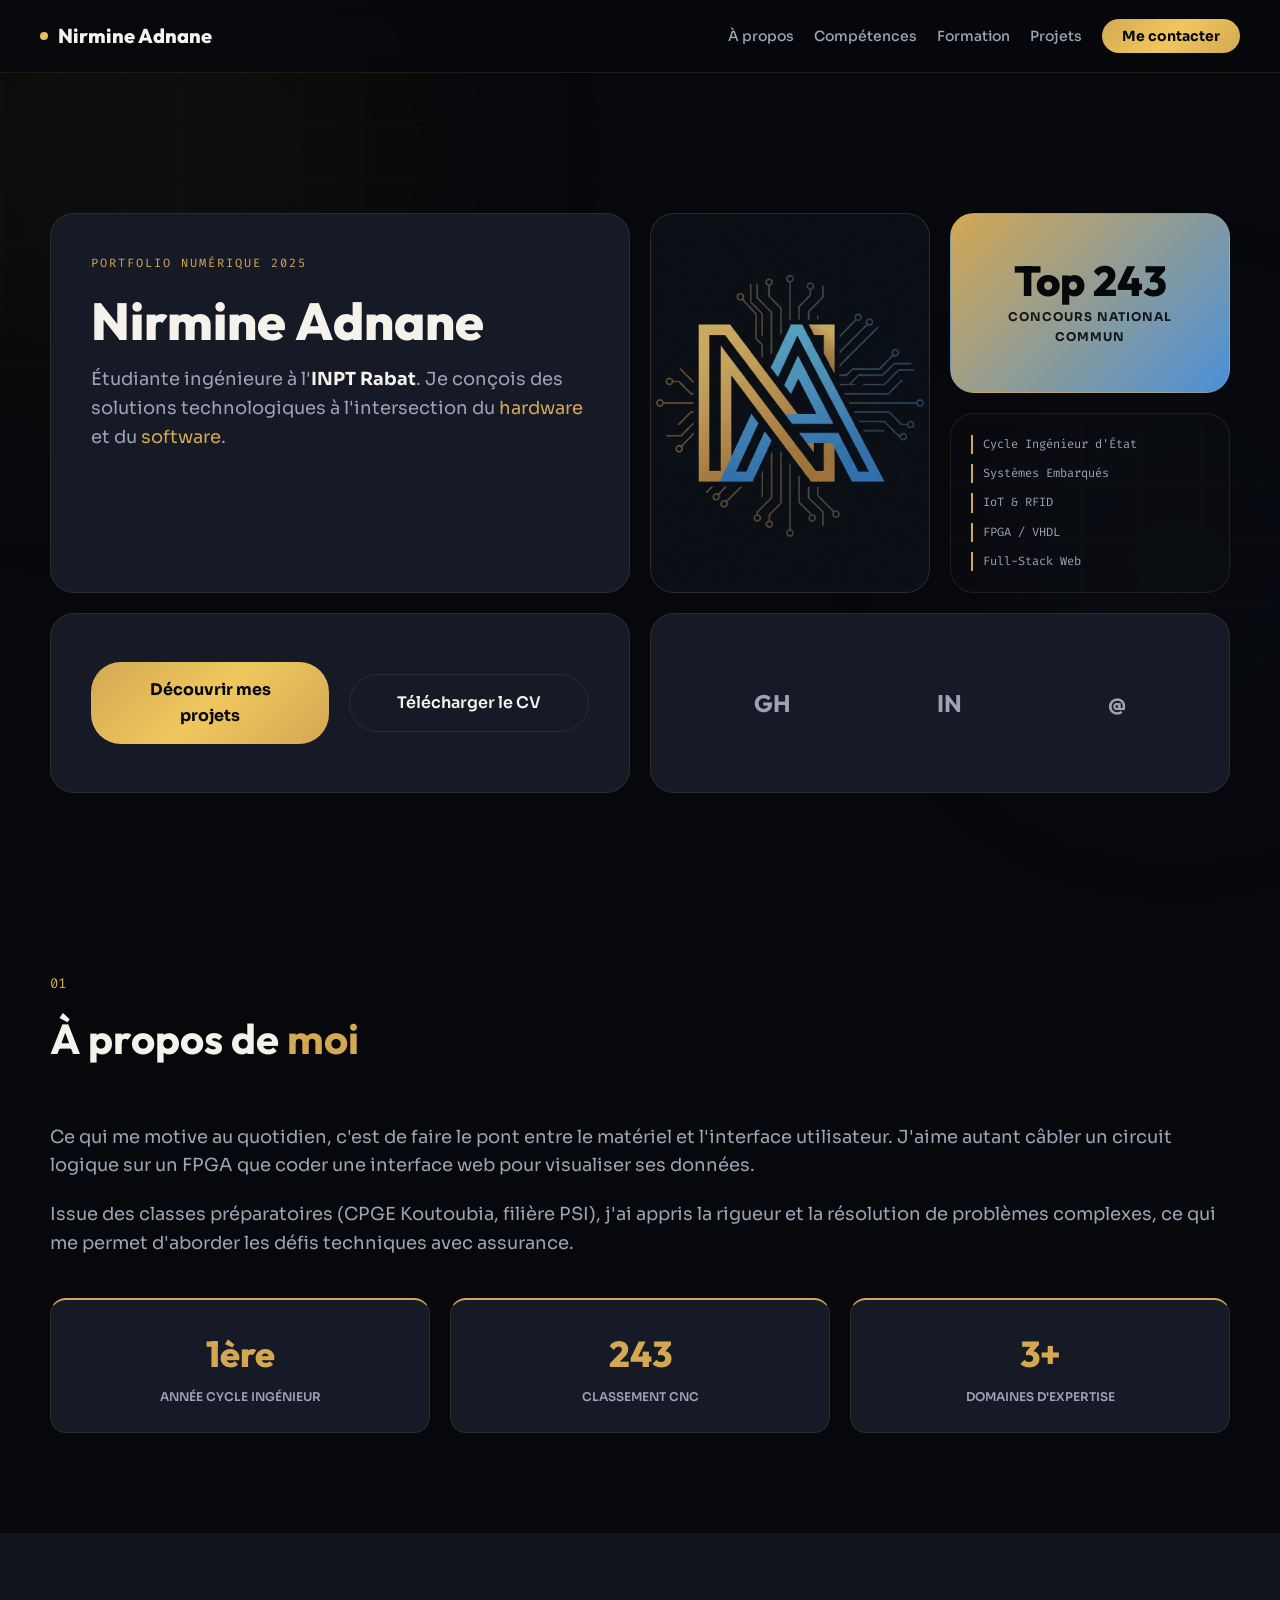
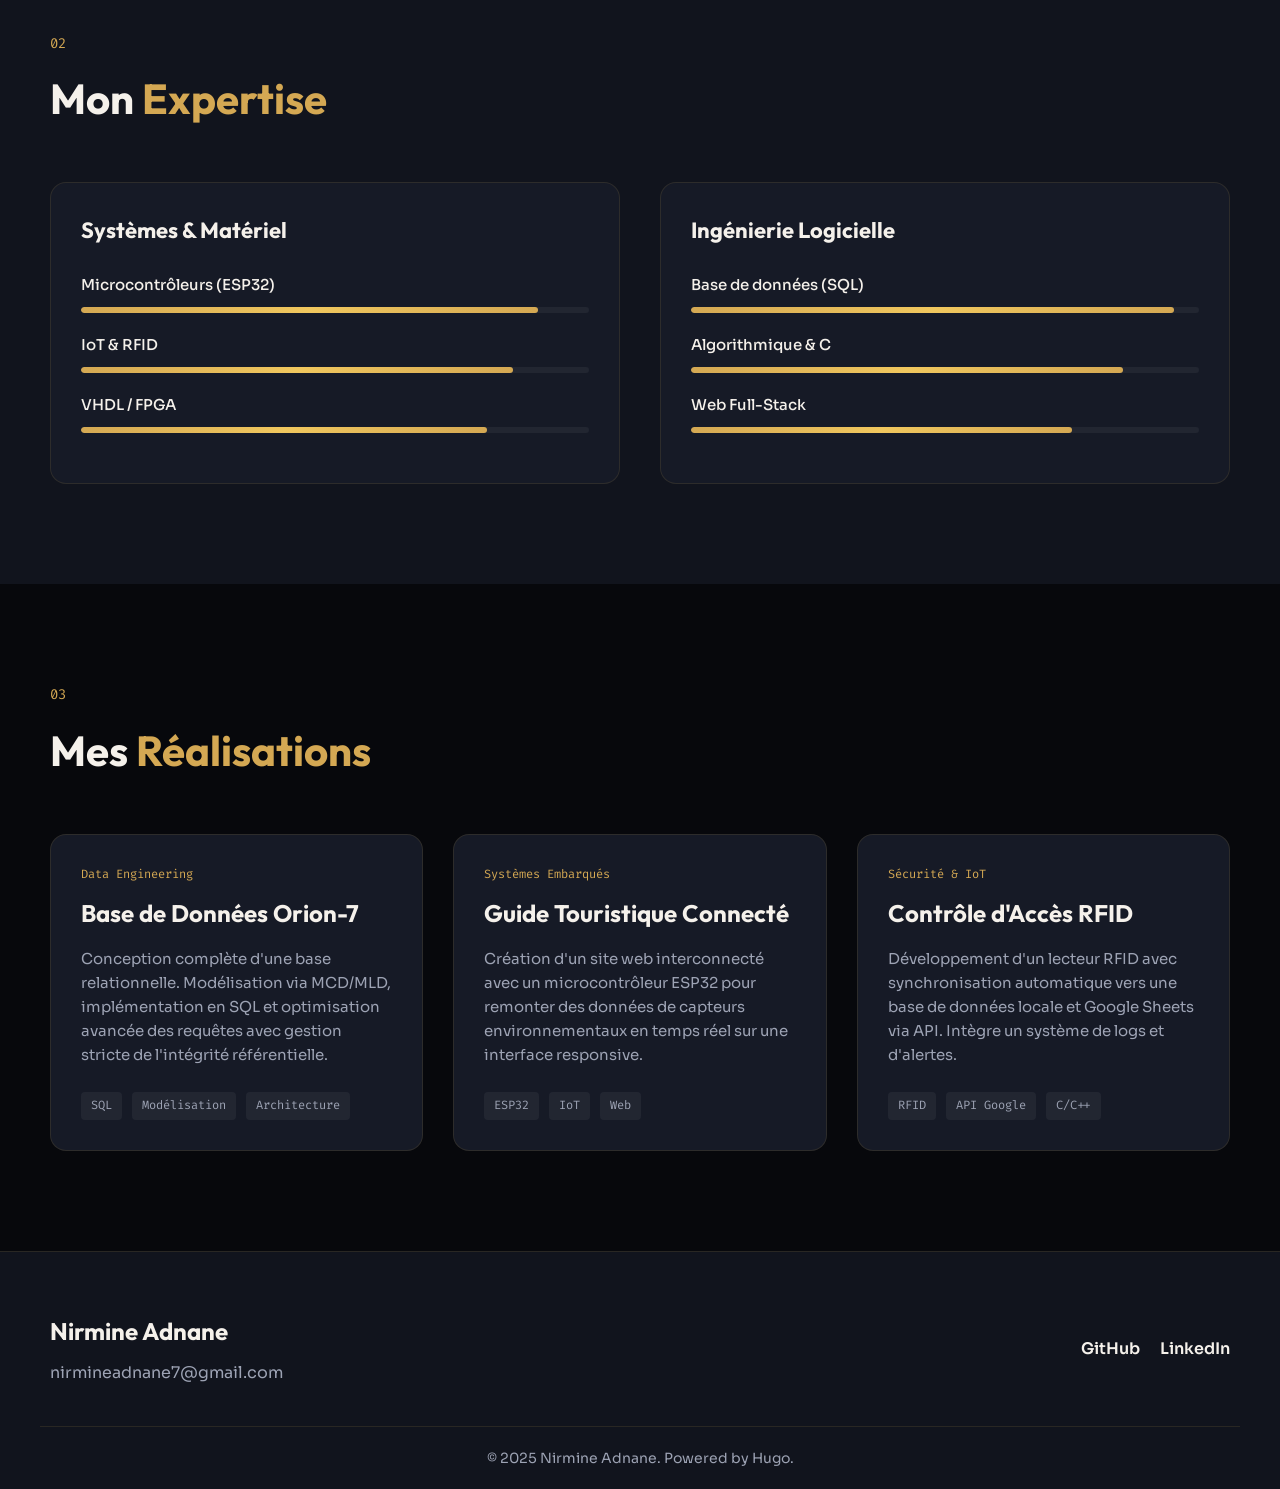
<file: docs/index.html>
<!DOCTYPE html>
<html lang="fr">
<head>
  <meta charset="UTF-8">
  <meta name="viewport" content="width=device-width, initial-scale=1.0">
  <title>Nirmine Adnane — Portfolio</title>
  <meta name="description" content="Portfolio de Nirmine Adnane, étudiante ingénieure spécialisée en systèmes embarqués, IoT et développement Web.">
  <meta name="generator" content="Hugo 0.121.1">
  
  <link rel="preconnect" href="https://fonts.googleapis.com">
  <link rel="preconnect" href="https://fonts.gstatic.com" crossorigin>
  <link href="https://fonts.googleapis.com/css2?family=Outfit:wght@300;400;500;600;700;800;900&family=Sora:wght@300;400;500;600;700&family=Fira+Code:wght@400;500&display=swap" rel="stylesheet">
  
  <link rel="stylesheet" href="assets/css/style.css">
</head>
<body>

  
  <div class="bg-grid"></div>
  <div class="bg-radial bg-radial-1"></div>
  <div class="bg-radial bg-radial-2"></div>

  
  <nav class="navbar">
    <a href="#home" class="nav-logo">
      <span class="nav-logo-dot"></span> Nirmine Adnane
    </a>
    <ul class="nav-links">
      <li><a href="#about">À propos</a></li>
      <li><a href="#skills">Compétences</a></li>
      <li><a href="#education">Formation</a></li>
      <li><a href="#projects">Projets</a></li>
      <li><a href="#contact" class="nav-cta">Me contacter</a></li>
    </ul>
  </nav>

  
  <section class="hero-bento" id="home">
    <div class="bento-container">
      
      
      <div class="bento-card bento-intro">
        <div class="bento-eyebrow">Portfolio Numérique 2025</div>
        <h1>Nirmine Adnane</h1>
        <p>Étudiante ingénieure à l'<strong>INPT Rabat</strong>. Je conçois des solutions technologiques à l'intersection du <em>hardware</em> et du <em>software</em>.</p>
      </div>

      
      <div class="bento-card bento-avatar">
        <img src="assets/img/avatar.png" alt="Nirmine Adnane">
      </div>

      
      <div class="bento-card bento-metric">
        <h3>Top 243</h3>
        <span>Concours National Commun</span>
      </div>

      
      <div class="bento-card bento-tags">
        <div class="bento-tag-list">
          <span>Cycle Ingénieur d'État</span>
          <span>Systèmes Embarqués</span>
          <span>IoT & RFID</span>
          <span>FPGA / VHDL</span>
          <span>Full-Stack Web</span>
        </div>
      </div>

      
      <div class="bento-card bento-actions">
        <a href="#projects" class="bento-btn">Découvrir mes projets</a>
        <a href="assets/docs/Nirmine_Adnane_CV.docx" download class="bento-btn-alt">Télécharger le CV</a>
      </div>

      
      <div class="bento-card bento-social">
        <a href="https://github.com/nirminead1" target="_blank" title="GitHub">GH</a>
        <a href="https://www.linkedin.com/in/nirmine-adnane-a00061389/" target="_blank" title="LinkedIn">IN</a>
        <a href="mailto:nirmineadnane7@gmail.com" title="Email">@</a>
      </div>

    </div>
  </section>

  
  <section id="about" class="section">
    <div class="section-container">
      <div class="section-header">
        <span class="section-number">01</span>
        <h2 class="section-title">À propos de <span class="highlight">moi</span></h2>
      </div>
      <div class="about-grid">
        <div class="about-text">
          <p>Ce qui me motive au quotidien, c'est de faire le pont entre le matériel et l'interface utilisateur. J'aime autant câbler un circuit logique sur un FPGA que coder une interface web pour visualiser ses données.</p>
          <p>Issue des classes préparatoires (CPGE Koutoubia, filière PSI), j'ai appris la rigueur et la résolution de problèmes complexes, ce qui me permet d'aborder les défis techniques avec assurance.</p>
          
          <div class="about-metrics">
            <div class="metric-card">
              <div class="metric-value">1ère</div>
              <div class="metric-label">Année Cycle Ingénieur</div>
            </div>
            <div class="metric-card">
              <div class="metric-value">243</div>
              <div class="metric-label">Classement CNC</div>
            </div>
            <div class="metric-card">
              <div class="metric-value">3+</div>
              <div class="metric-label">Domaines d'expertise</div>
            </div>
          </div>
        </div>
      </div>
    </div>
  </section>

  
  <section id="skills" class="section section-alt">
    <div class="section-container">
      <div class="section-header">
        <span class="section-number">02</span>
        <h2 class="section-title">Mon <span class="highlight">Expertise</span></h2>
      </div>
      <div class="skills-grid-layout">
        
        <div class="skill-box">
          <div class="skill-box-header">
            <h3>Systèmes & Matériel</h3>
          </div>
          <div class="skill-list">
            <div class="skill-item">
              <div class="skill-info"><span>Microcontrôleurs (ESP32)</span></div>
              <div class="skill-bar"><div class="skill-fill" style="width: 90%;"></div></div>
            </div>
            <div class="skill-item">
              <div class="skill-info"><span>IoT & RFID</span></div>
              <div class="skill-bar"><div class="skill-fill" style="width: 85%;"></div></div>
            </div>
            <div class="skill-item">
              <div class="skill-info"><span>VHDL / FPGA</span></div>
              <div class="skill-bar"><div class="skill-fill" style="width: 80%;"></div></div>
            </div>
          </div>
        </div>

        <div class="skill-box">
          <div class="skill-box-header">
            <h3>Ingénierie Logicielle</h3>
          </div>
          <div class="skill-list">
            <div class="skill-item">
              <div class="skill-info"><span>Base de données (SQL)</span></div>
              <div class="skill-bar"><div class="skill-fill" style="width: 95%;"></div></div>
            </div>
            <div class="skill-item">
              <div class="skill-info"><span>Algorithmique & C</span></div>
              <div class="skill-bar"><div class="skill-fill" style="width: 85%;"></div></div>
            </div>
            <div class="skill-item">
              <div class="skill-info"><span>Web Full-Stack</span></div>
              <div class="skill-bar"><div class="skill-fill" style="width: 75%;"></div></div>
            </div>
          </div>
        </div>

      </div>
    </div>
  </section>

  
  <section id="projects" class="section">
    <div class="section-container">
      <div class="section-header">
        <span class="section-number">03</span>
        <h2 class="section-title">Mes <span class="highlight">Réalisations</span></h2>
      </div>
      <div class="projects-grid">
        
        <div class="project-card">
          <div class="project-content">
            <div class="project-eyebrow">Data Engineering</div>
            <h3 class="project-title">Base de Données Orion-7</h3>
            <p class="project-desc">Conception complète d'une base relationnelle. Modélisation via MCD/MLD, implémentation en SQL et optimisation avancée des requêtes avec gestion stricte de l'intégrité référentielle.</p>
            <div class="project-tech">
              <span>SQL</span><span>Modélisation</span><span>Architecture</span>
            </div>
          </div>
        </div>

        <div class="project-card">
          <div class="project-content">
            <div class="project-eyebrow">Systèmes Embarqués</div>
            <h3 class="project-title">Guide Touristique Connecté</h3>
            <p class="project-desc">Création d'un site web interconnecté avec un microcontrôleur ESP32 pour remonter des données de capteurs environnementaux en temps réel sur une interface responsive.</p>
            <div class="project-tech">
              <span>ESP32</span><span>IoT</span><span>Web</span>
            </div>
          </div>
        </div>

        <div class="project-card">
          <div class="project-content">
            <div class="project-eyebrow">Sécurité & IoT</div>
            <h3 class="project-title">Contrôle d'Accès RFID</h3>
            <p class="project-desc">Développement d'un lecteur RFID avec synchronisation automatique vers une base de données locale et Google Sheets via API. Intègre un système de logs et d'alertes.</p>
            <div class="project-tech">
              <span>RFID</span><span>API Google</span><span>C/C++</span>
            </div>
          </div>
        </div>

      </div>
    </div>
  </section>

  
  <footer class="footer">
    <div class="footer-container">
      <div class="footer-info">
        <h3>Nirmine Adnane</h3>
        <p>nirmineadnane7@gmail.com</p>
      </div>
      <div class="footer-social">
        <a href="https://github.com/nirminead1" target="_blank">GitHub</a>
        <a href="https://www.linkedin.com/in/nirmine-adnane-a00061389/" target="_blank">LinkedIn</a>
      </div>
    </div>
    <div class="footer-bottom">
      <p>&copy; 2025 Nirmine Adnane. Powered by Hugo.</p>
    </div>
  </footer>

</body>
</html>
</file>
<file: docs/assets/css/style.css>
@import url('https://fonts.googleapis.com/css2?family=Outfit:wght@300;400;500;600;700;800;900&family=Sora:wght@300;400;500;600;700&family=Fira+Code:wght@400;500&display=swap');

:root {
  --bg-deep: #07080c;
  --bg-base: #0c0e14;
  --bg-raised: #11141d;
  --bg-elevated: #161a26;
  --bg-surface: #1b2030;
  
  --gold: #d4a853;
  --gold-bright: #f0c75e;
  --blue: #4a90d9;
  
  --text-bright: #f5f1eb;
  --text-primary: #e8e2d8;
  --text-secondary: #9da3b4;
  
  --gradient-gold: linear-gradient(135deg, #d4a853 0%, #f0c75e 50%, #d4a853 100%);
  --gradient-hero: linear-gradient(135deg, #d4a853 0%, #4a90d9 100%);
  
  --border-default: rgba(212, 168, 83, 0.12);
  --border-hover: rgba(212, 168, 83, 0.3);
  
  --max-w: 1180px;
}

* { box-sizing: border-box; margin: 0; padding: 0; }

body {
  font-family: 'Sora', sans-serif;
  background: var(--bg-deep);
  color: var(--text-primary);
  line-height: 1.6;
}

a { text-decoration: none; color: inherit; }

/* Background */
.bg-grid {
  position: fixed; inset: 0;
  background-image: linear-gradient(rgba(212,168,83,0.02) 1px, transparent 1px), linear-gradient(90deg, rgba(212,168,83,0.02) 1px, transparent 1px);
  background-size: 60px 60px; pointer-events: none; z-index: -1;
}
.bg-radial { position: fixed; pointer-events: none; z-index: -1; border-radius: 50%; filter: blur(120px); }
.bg-radial-1 { width: 700px; height: 700px; background: radial-gradient(circle, rgba(212,168,83,0.07) 0%, transparent 70%); top: -200px; left: -200px; }
.bg-radial-2 { width: 500px; height: 500px; background: radial-gradient(circle, rgba(74,144,217,0.06) 0%, transparent 70%); bottom: 10%; right: -150px; }

/* Nav */
.navbar {
  display: flex; justify-content: space-between; align-items: center;
  padding: 20px 40px; position: sticky; top: 0; z-index: 100;
  background: rgba(7,8,12,0.8); backdrop-filter: blur(10px); border-bottom: 1px solid var(--border-default);
}
.nav-logo { font-family: 'Outfit'; font-size: 20px; font-weight: 800; color: var(--text-bright); display: flex; align-items: center; gap: 10px; }
.nav-logo-dot { width: 8px; height: 8px; background: var(--gradient-gold); border-radius: 50%; }
.nav-links { display: flex; gap: 20px; list-style: none; }
.nav-links a { color: var(--text-secondary); font-size: 14px; font-weight: 500; transition: color 0.3s; }
.nav-links a:hover { color: var(--gold); }
.nav-cta { background: var(--gradient-gold); color: var(--bg-deep) !important; padding: 8px 20px; border-radius: 20px; font-weight: 700 !important; }

/* Hero */
.hero { padding: 120px 40px; }
.hero-container { max-width: var(--max-w); margin: 0 auto; display: grid; grid-template-columns: 1fr 1fr; gap: 60px; align-items: center; }
.hero-eyebrow { display: flex; align-items: center; gap: 10px; margin-bottom: 20px; }
.hero-eyebrow-line { width: 40px; height: 1px; background: var(--gold); }
.hero-eyebrow-text { font-family: 'Fira Code'; font-size: 12px; color: var(--gold); text-transform: uppercase; letter-spacing: 2px; }
/* Bento Hero */
.hero-bento { padding: 140px 40px 80px; display: flex; justify-content: center; }
.bento-container {
  display: grid;
  grid-template-columns: repeat(4, 1fr);
  grid-auto-rows: minmax(180px, auto);
  gap: 20px;
  max-width: var(--max-w);
  width: 100%;
}
.bento-card {
  background: var(--bg-elevated);
  border: 1px solid var(--border-default);
  border-radius: 24px;
  padding: 30px;
  transition: transform 0.3s, border-color 0.3s;
  display: flex;
  flex-direction: column;
  justify-content: center;
  position: relative;
  overflow: hidden;
}
.bento-card:hover { border-color: var(--gold); }

.bento-intro { grid-column: span 2; grid-row: span 2; justify-content: flex-start; padding: 40px; }
.bento-eyebrow { font-family: 'Fira Code'; font-size: 12px; color: var(--gold); text-transform: uppercase; letter-spacing: 2px; margin-bottom: 20px; }
.bento-intro h1 { font-family: 'Outfit'; font-size: 52px; color: var(--text-bright); margin-bottom: 15px; line-height: 1.1; font-weight: 800; }
.bento-intro p { font-size: 18px; color: var(--text-secondary); line-height: 1.6; }
.bento-intro p strong { color: var(--text-bright); }
.bento-intro p em { color: var(--gold); font-style: normal; }

.bento-avatar { grid-column: span 1; grid-row: span 2; padding: 0; }
.bento-avatar img { width: 100%; height: 100%; object-fit: cover; opacity: 0.9; }

.bento-metric { grid-column: span 1; grid-row: span 1; background: var(--gradient-hero); text-align: center; justify-content: center; align-items: center; }
.bento-metric h3 { font-family: 'Outfit'; font-size: 42px; color: var(--bg-deep); font-weight: 800; line-height: 1; margin-bottom: 5px; }
.bento-metric span { color: var(--bg-deep); font-weight: 700; font-size: 12px; text-transform: uppercase; letter-spacing: 1px; opacity: 0.9; }

.bento-tags { grid-column: span 1; grid-row: span 1; padding: 20px; background: rgba(255,255,255,0.01); }
.bento-tag-list { display: flex; flex-direction: column; gap: 10px; }
.bento-tag-list span { font-family: 'Fira Code'; font-size: 12px; color: var(--text-secondary); border-left: 2px solid var(--gold); padding-left: 10px; }

.bento-actions { grid-column: span 2; grid-row: span 1; flex-direction: row; align-items: center; gap: 20px; padding: 20px 40px; }
.bento-btn { background: var(--gradient-gold); color: var(--bg-deep); padding: 15px 30px; border-radius: 30px; font-weight: 700; text-align: center; flex: 1; transition: transform 0.3s; }
.bento-btn:hover { transform: translateY(-2px); }
.bento-btn-alt { border: 1px solid var(--border-default); color: var(--text-bright); padding: 15px 30px; border-radius: 30px; font-weight: 600; text-align: center; flex: 1; transition: border-color 0.3s; }
.bento-btn-alt:hover { border-color: var(--gold); }

.bento-social { grid-column: span 2; grid-row: span 1; flex-direction: row; justify-content: space-around; align-items: center; }
.bento-social a { font-family: 'Outfit'; font-size: 24px; font-weight: 700; color: var(--text-secondary); transition: color 0.3s; }
.bento-social a:hover { color: var(--gold); }

/* Sections */
.section { padding: 100px 40px; }
.section-alt { background: var(--bg-raised); }
.section-container { max-width: var(--max-w); margin: 0 auto; }
.section-header { margin-bottom: 50px; }
.section-number { font-family: 'Fira Code'; font-size: 14px; color: var(--gold); margin-bottom: 10px; display: block; }
.section-title { font-family: 'Outfit'; font-size: 42px; color: var(--text-bright); }
.highlight { color: var(--gold); }

/* About */
.about-grid { display: grid; grid-template-columns: 1fr; gap: 40px; }
.about-text p { font-size: 18px; color: var(--text-secondary); margin-bottom: 20px; }
.about-metrics { display: flex; gap: 20px; margin-top: 40px; }
.metric-card { flex: 1; background: var(--bg-elevated); border: 1px solid var(--border-default); padding: 25px; border-radius: 16px; text-align: center; border-top: 2px solid var(--gold); }
.metric-value { font-family: 'Outfit'; font-size: 36px; font-weight: 800; color: var(--gold); margin-bottom: 5px; }
.metric-label { font-size: 12px; text-transform: uppercase; color: var(--text-secondary); font-weight: 600; }

/* Skills */
.skills-grid-layout { display: grid; grid-template-columns: 1fr 1fr; gap: 40px; }
.skill-box { background: var(--bg-elevated); padding: 30px; border-radius: 16px; border: 1px solid var(--border-default); }
.skill-box-header h3 { font-family: 'Outfit'; font-size: 22px; margin-bottom: 25px; color: var(--text-bright); }
.skill-item { margin-bottom: 20px; }
.skill-info { font-size: 15px; color: var(--text-bright); margin-bottom: 10px; font-weight: 500; }
.skill-bar { height: 6px; background: rgba(255,255,255,0.05); border-radius: 3px; overflow: hidden; }
.skill-fill { height: 100%; background: var(--gradient-gold); border-radius: 3px; }

/* Projects */
.projects-grid { display: grid; grid-template-columns: repeat(3, 1fr); gap: 30px; }
.project-card { background: var(--bg-elevated); border: 1px solid var(--border-default); border-radius: 16px; padding: 30px; transition: transform 0.3s, border-color 0.3s; }
.project-card:hover { transform: translateY(-5px); border-color: var(--gold); }
.project-eyebrow { font-family: 'Fira Code'; font-size: 12px; color: var(--gold); margin-bottom: 10px; }
.project-title { font-family: 'Outfit'; font-size: 24px; color: var(--text-bright); margin-bottom: 15px; }
.project-desc { font-size: 15px; color: var(--text-secondary); margin-bottom: 25px; }
.project-tech { display: flex; gap: 10px; flex-wrap: wrap; }
.project-tech span { font-size: 12px; padding: 4px 10px; background: rgba(255,255,255,0.05); border-radius: 4px; color: var(--text-secondary); font-family: 'Fira Code'; }

/* Footer */
.footer { background: var(--bg-raised); padding: 60px 40px 20px; border-top: 1px solid var(--border-default); }
.footer-container { max-width: var(--max-w); margin: 0 auto; display: flex; justify-content: space-between; margin-bottom: 40px; }
.footer-info h3 { font-family: 'Outfit'; font-size: 24px; color: var(--text-bright); margin-bottom: 10px; }
.footer-info p { color: var(--text-secondary); }
.footer-social { display: flex; gap: 20px; align-items: center; }
.footer-social a { color: var(--text-bright); font-weight: 600; }
.footer-bottom { text-align: center; color: var(--text-secondary); font-size: 14px; border-top: 1px solid var(--border-default); padding-top: 20px; }

@media (max-width: 900px) {
  .bento-container { grid-template-columns: repeat(2, 1fr); }
  .bento-intro { grid-column: span 2; grid-row: span 1; padding: 30px; }
  .bento-avatar { grid-column: span 1; grid-row: span 1; }
  .bento-metric { grid-column: span 1; grid-row: span 1; }
  .bento-tags { grid-column: span 2; grid-row: span 1; }
  .bento-actions { grid-column: span 2; flex-direction: column; }
  .bento-social { grid-column: span 2; }
}

@media (max-width: 768px) {
  .bento-container { grid-template-columns: 1fr; }
  .bento-intro, .bento-avatar, .bento-metric, .bento-tags, .bento-actions, .bento-social { grid-column: span 1; }
  .bento-avatar { height: 300px; }
  
  .about-metrics { flex-direction: column; }
  .skills-grid-layout { grid-template-columns: 1fr; }
  .projects-grid { grid-template-columns: 1fr; }
}
</file>
